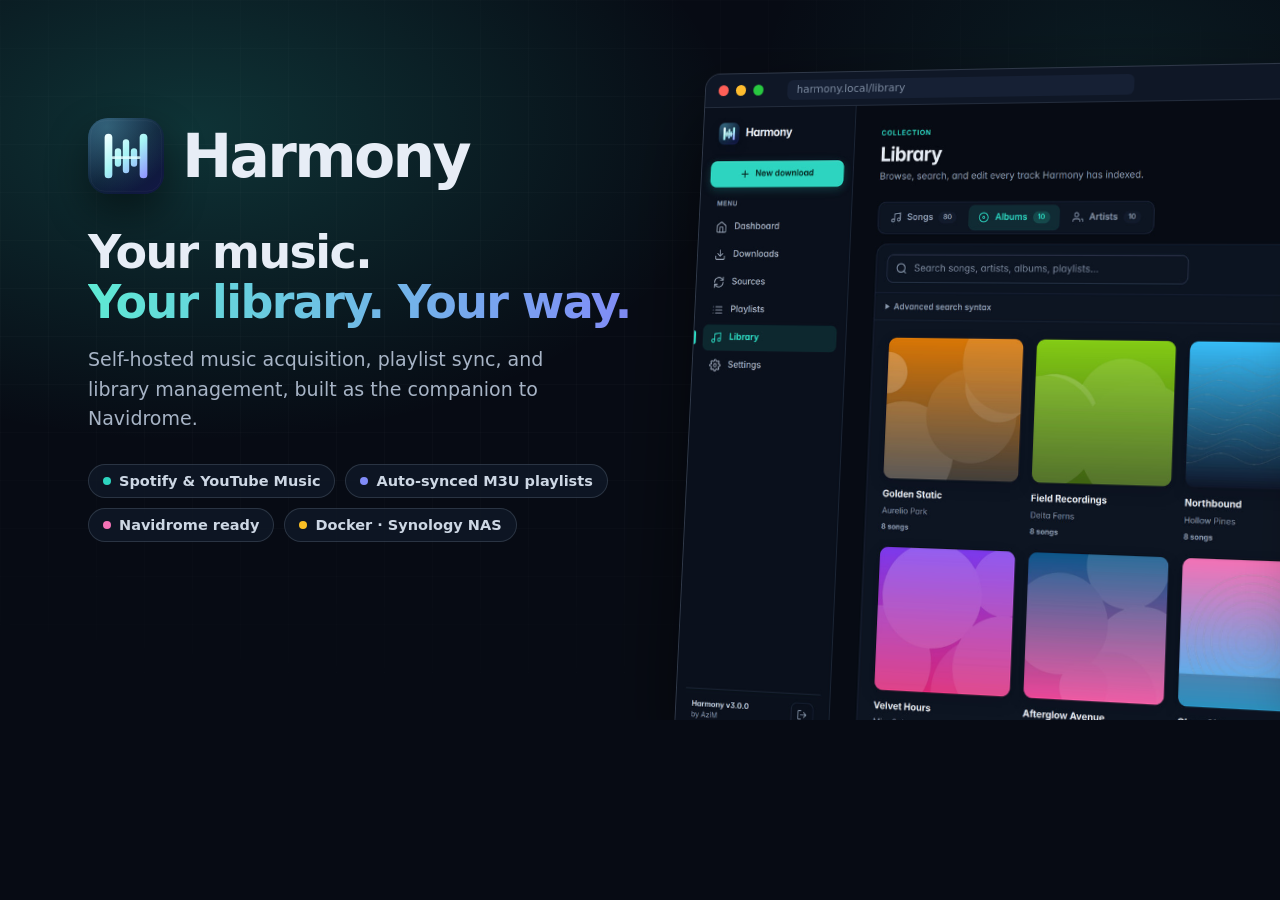
<file: docs/images/hero-source.html>
<!doctype html>
<!--
  Source for docs/images/hero.jpg. Render at a 1600x720 viewport with a
  device scale factor of 2 (for example with Playwright, allowing file access),
  then export as a 2400px-wide JPEG. Screenshots come from a demo library of
  fictional artists; Inter must be installed for the intended typography.
-->
<html><head><meta charset="utf-8"><style>
*{box-sizing:border-box;margin:0}
html,body{width:1600px;height:720px;overflow:hidden}
body{font-family:Inter,system-ui,sans-serif;color:#e7edf6;background:#070b14;position:relative}
.bg{position:absolute;inset:0;background:
 radial-gradient(900px 520px at 12% 18%, rgba(45,212,191,.20), transparent 60%),
 radial-gradient(800px 600px at 88% 95%, rgba(129,140,248,.24), transparent 60%),
 radial-gradient(600px 400px at 70% 10%, rgba(45,212,191,.08), transparent 60%), #070b14}
.grid{position:absolute;inset:0;opacity:.5;background-image:linear-gradient(rgba(255,255,255,.035) 1px,transparent 1px),linear-gradient(90deg,rgba(255,255,255,.035) 1px,transparent 1px);background-size:48px 48px;mask-image:radial-gradient(ellipse at 30% 40%,#000 30%,transparent 75%)}
.copy{position:absolute;left:88px;top:118px;width:560px}
.brand{display:flex;align-items:center;gap:18px}
.brand img{width:76px;height:76px;border-radius:20px;box-shadow:0 18px 40px rgba(0,0,0,.45)}
.brand span{font-size:60px;font-weight:800;letter-spacing:-.045em}
h1{margin-top:34px;font-size:46px;line-height:1.08;font-weight:750;letter-spacing:-.035em}
h1 em{font-style:normal;background:linear-gradient(90deg,#5eead4,#818cf8);-webkit-background-clip:text;color:transparent}
p{margin-top:18px;font-size:19px;line-height:1.55;color:#a7b4c6;max-width:520px}
.chips{display:flex;flex-wrap:wrap;gap:10px;margin-top:30px;max-width:540px}
.chip{display:inline-flex;align-items:center;gap:8px;padding:8px 14px;border:1px solid rgba(148,163,184,.22);border-radius:999px;background:rgba(17,26,42,.7);font-size:14.5px;font-weight:600;color:#cdd7e4}
.chip i{width:8px;height:8px;border-radius:50%;background:#2dd4bf;display:inline-block}
.chip:nth-child(2) i{background:#818cf8}.chip:nth-child(3) i{background:#f472b6}.chip:nth-child(4) i{background:#fbbf24}
.stage{position:absolute;left:690px;top:70px;width:1020px;height:640px;perspective:2200px}
.browser{position:absolute;left:0;top:0;width:1000px;border-radius:16px;overflow:hidden;border:1px solid rgba(148,163,184,.25);background:#0d1422;box-shadow:0 40px 90px rgba(0,0,0,.6),0 0 0 1px rgba(255,255,255,.03) inset;transform:rotateY(-14deg) rotateX(4deg) rotateZ(1deg);transform-origin:left center}
.bar{height:34px;display:flex;align-items:center;gap:8px;padding:0 14px;background:#0f1726;border-bottom:1px solid rgba(148,163,184,.15)}
.bar b{width:11px;height:11px;border-radius:50%;background:#3b475c;display:block}
.bar b:nth-child(1){background:#ff5f57}.bar b:nth-child(2){background:#febc2e}.bar b:nth-child(3){background:#28c840}
.bar .url{margin-left:18px;flex:0 0 360px;height:20px;border-radius:6px;background:#162034;color:#7d8ba0;font-size:11px;display:flex;align-items:center;padding-left:10px}
.browser img{display:block;width:1000px}
.phone{position:absolute;left:640px;top:150px;width:236px;padding:9px;border-radius:40px;background:#0b1120;border:1px solid rgba(148,163,184,.35);box-shadow:0 40px 80px rgba(0,0,0,.65),0 0 0 2px #1a2335 inset;transform:rotateY(-10deg) rotateZ(2deg)}
.phone img{display:block;width:100%;border-radius:31px}
.glow{position:absolute;left:560px;top:420px;width:520px;height:260px;background:radial-gradient(closest-side,rgba(45,212,191,.25),transparent);filter:blur(20px)}
</style></head><body>
<div class="bg"></div><div class="grid"></div>
<div class="copy">
 <div class="brand"><img src="../../app/static/brand/harmony-icon.svg"><span>Harmony</span></div>
 <h1>Your music.<br><em>Your library. Your way.</em></h1>
 <p>Self-hosted music acquisition, playlist sync, and library management, built as the companion to Navidrome.</p>
 <div class="chips"><span class="chip"><i></i>Spotify &amp; YouTube Music</span><span class="chip"><i></i>Auto-synced M3U playlists</span><span class="chip"><i></i>Navidrome ready</span><span class="chip"><i></i>Docker · Synology NAS</span></div>
</div>
<div class="stage">
 <div class="glow"></div>
 <div class="browser"><div class="bar"><b></b><b></b><b></b><div class="url">harmony.local/library</div></div><img src="screenshots/desktop-albums.jpg"></div>
 <div class="phone"><img src="screenshots/mobile-dashboard.jpg"></div>
</div>
</body></html>
</file>
